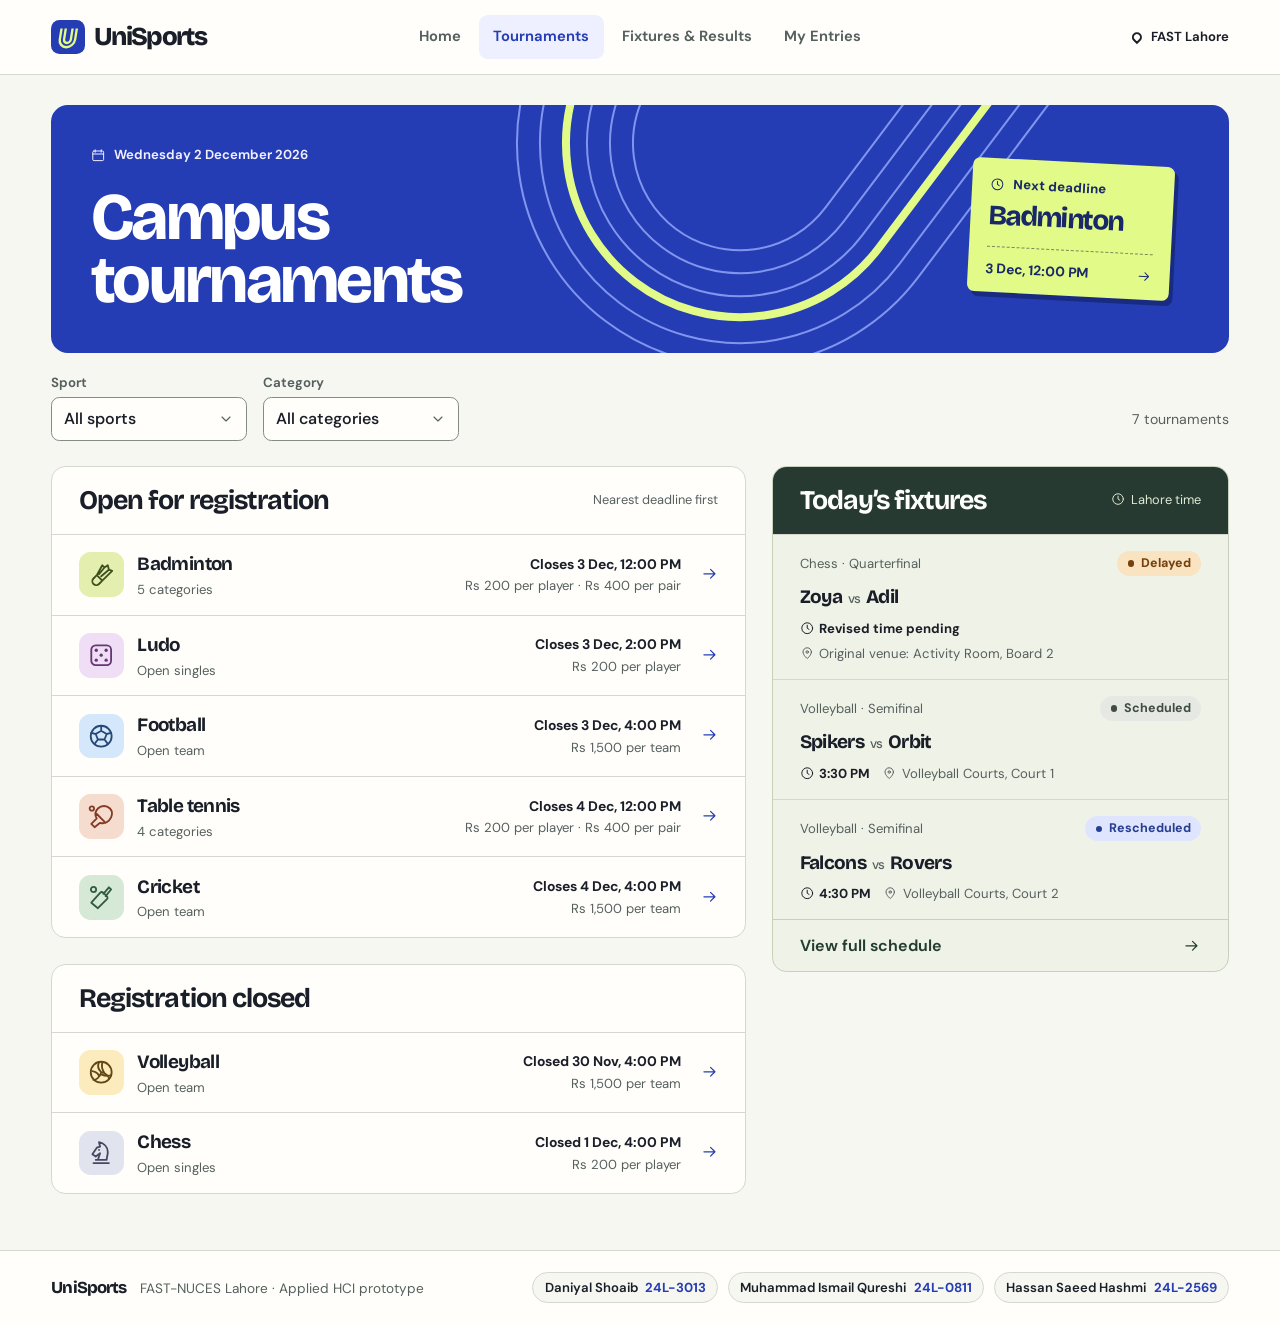
<file: index.html>
<!doctype html>
<html lang="en">
<head>
  <meta charset="utf-8">
  <meta name="viewport" content="width=device-width, initial-scale=1">
  <meta name="theme-color" content="#233bad">
  <title>UniSports · FAST Lahore</title>
  <link rel="icon" type="image/svg+xml" href="./assets/unisports.svg">
  <link rel="preload" href="./assets/fonts/bricolage-grotesque.ttf" as="font" type="font/ttf" crossorigin>
  <link rel="stylesheet" href="./styles.css?v=6">
  <script type="module" src="./app.js?v=6"></script>
</head>
<body>
  <a class="skip-link" href="#content">Skip to content</a>
  <header class="site-header">
    <div class="header-inner">
      <a class="brand" href="#/">
        <img src="./assets/unisports.svg" alt="" width="34" height="34">
        <strong>UniSports</strong>
      </a>
      <nav class="primary-nav" aria-label="Main navigation">
        <a href="./landing.html">Home</a>
        <a href="#/" aria-current="true">Tournaments</a>
        <a href="#/fixtures">Fixtures &amp; Results</a>
        <a href="#/entries">My Entries</a>
      </nav>
      <span class="campus"><i aria-hidden="true"></i> FAST Lahore</span>
    </div>
  </header>
  <main id="content" class="shell" tabindex="-1"></main>
  <footer class="site-footer">
    <div class="shell site-footer-inner">
      <div class="site-footer-brand">
        <strong>UniSports</strong>
        <span>FAST-NUCES Lahore · Applied HCI prototype</span>
      </div>
      <ul class="site-footer-team" aria-label="Project team">
        <li><span>Daniyal Shoaib</span><span class="roll">24L-3013</span></li>
        <li><span>Muhammad Ismail Qureshi</span><span class="roll">24L-0811</span></li>
        <li><span>Hassan Saeed Hashmi</span><span class="roll">24L-2569</span></li>
      </ul>
    </div>
  </footer>
  <noscript><p class="shell">Enable JavaScript to browse tournaments and fixtures.</p></noscript>
</body>
</html>
</file>
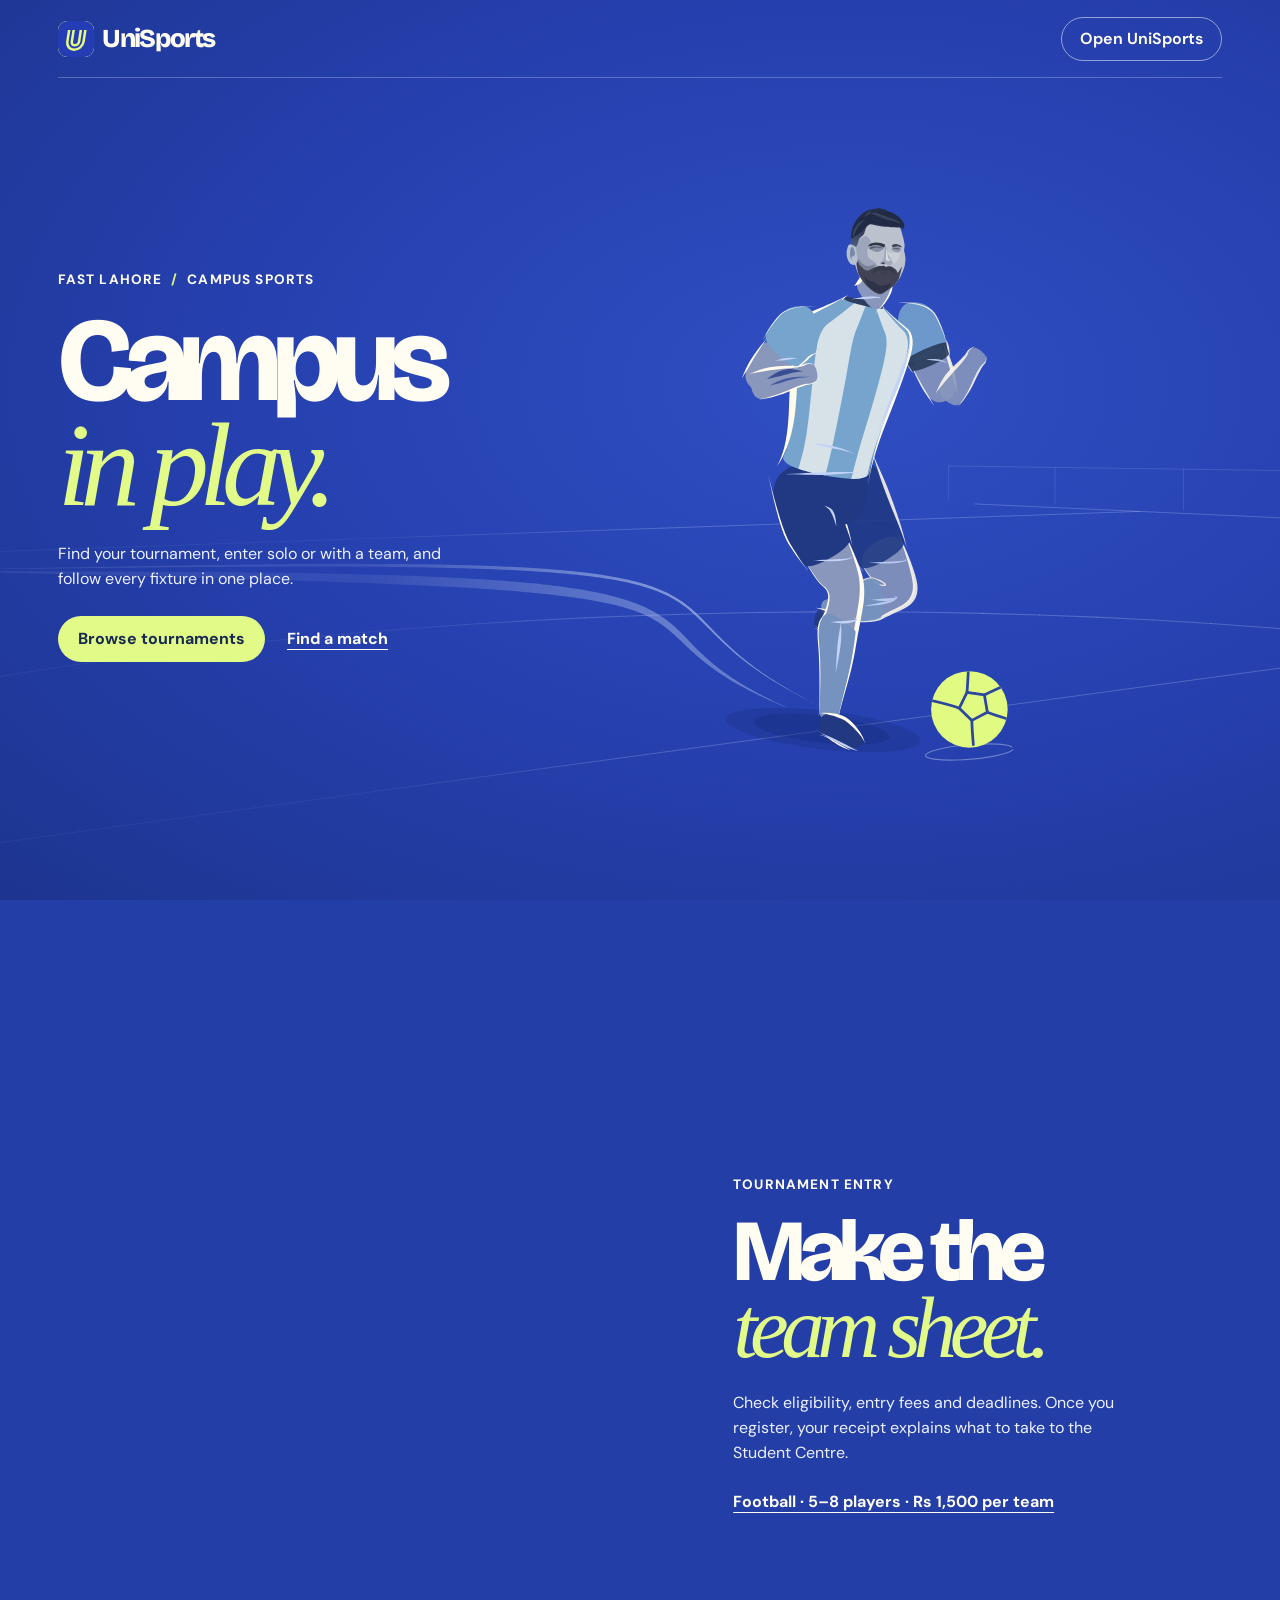
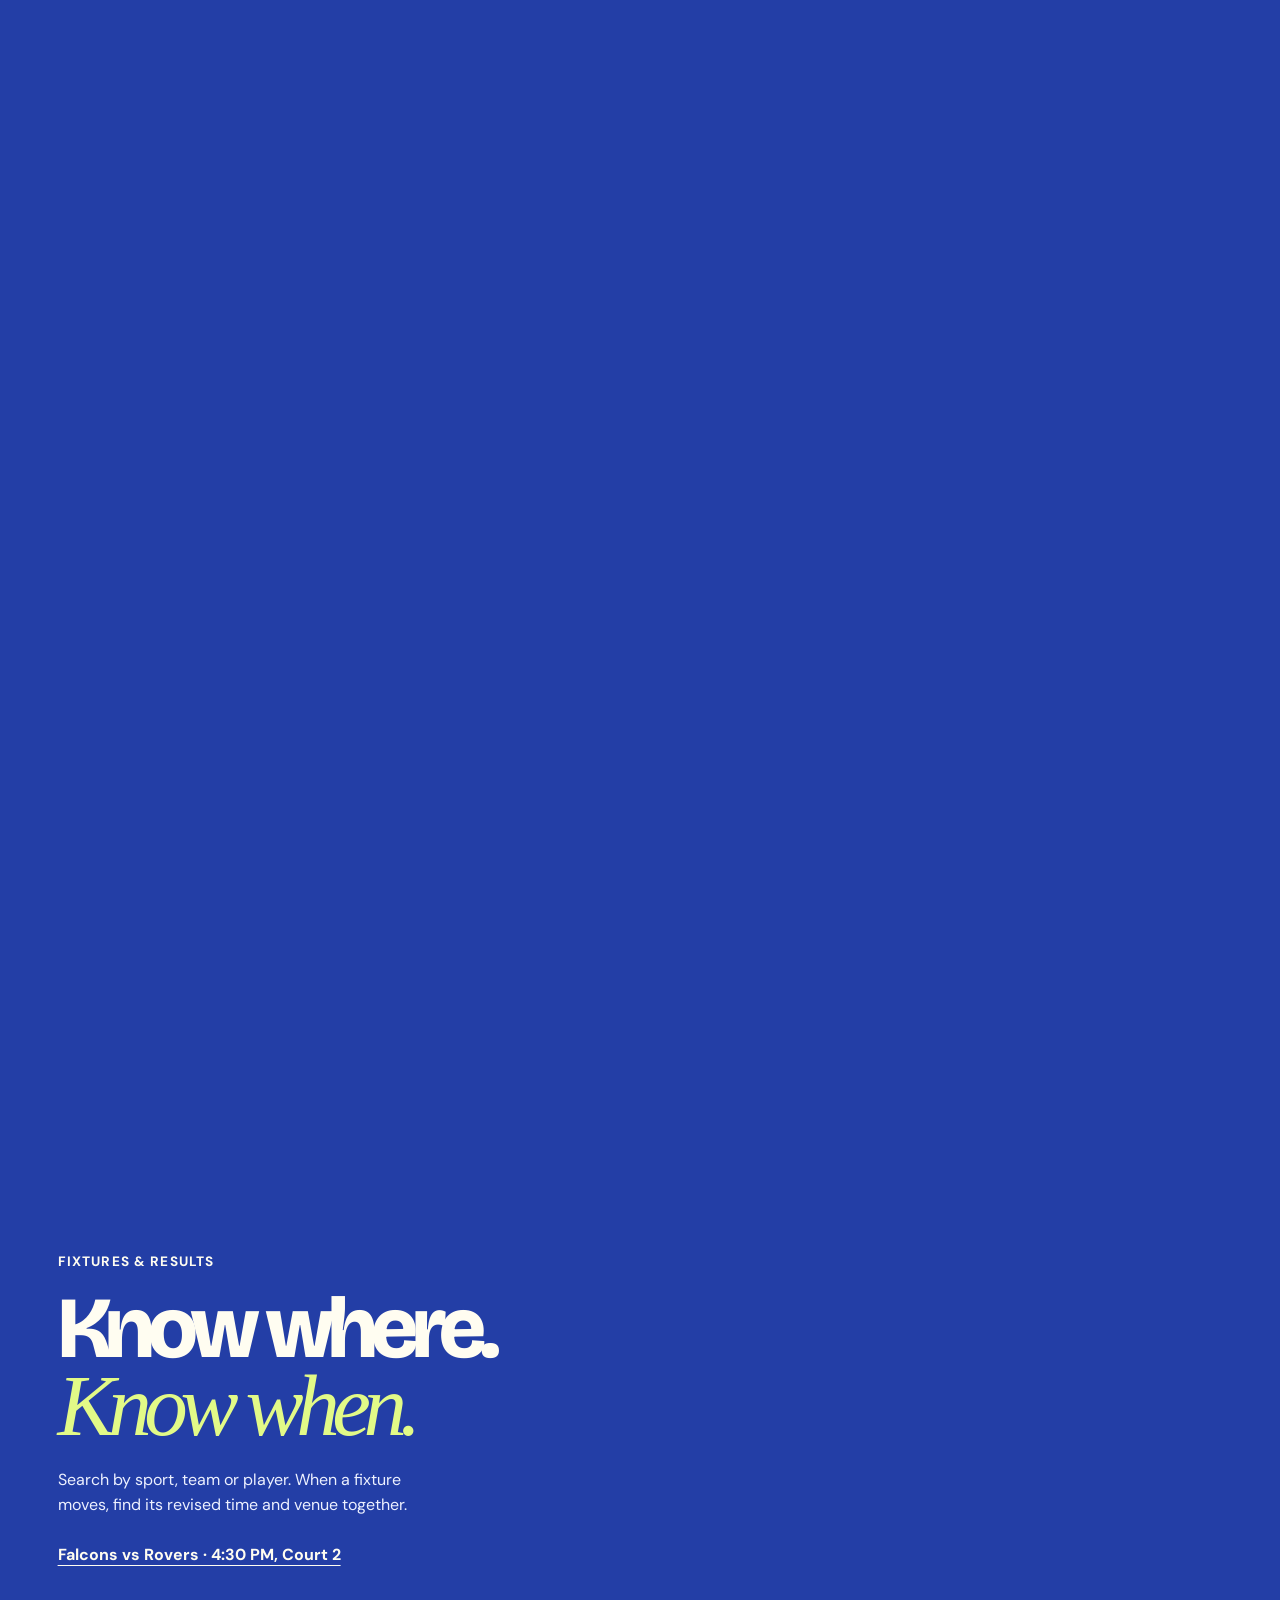
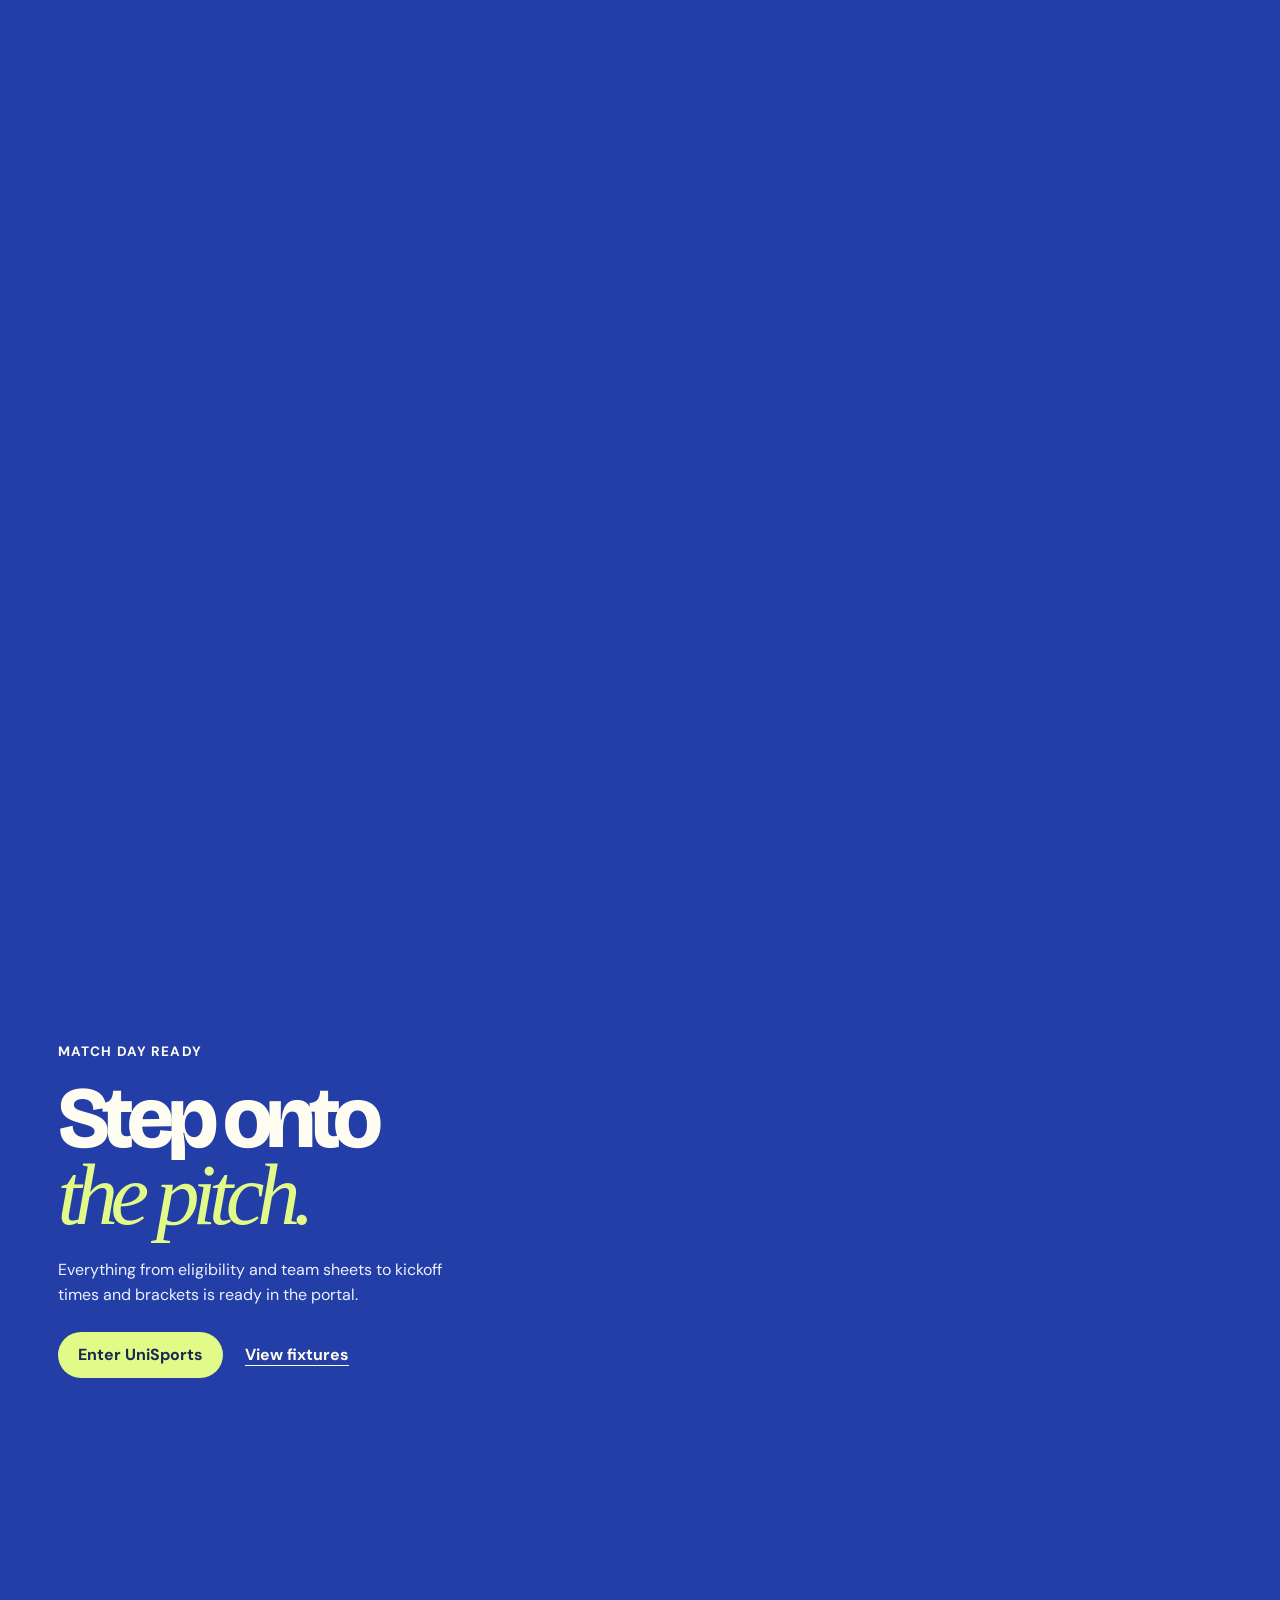
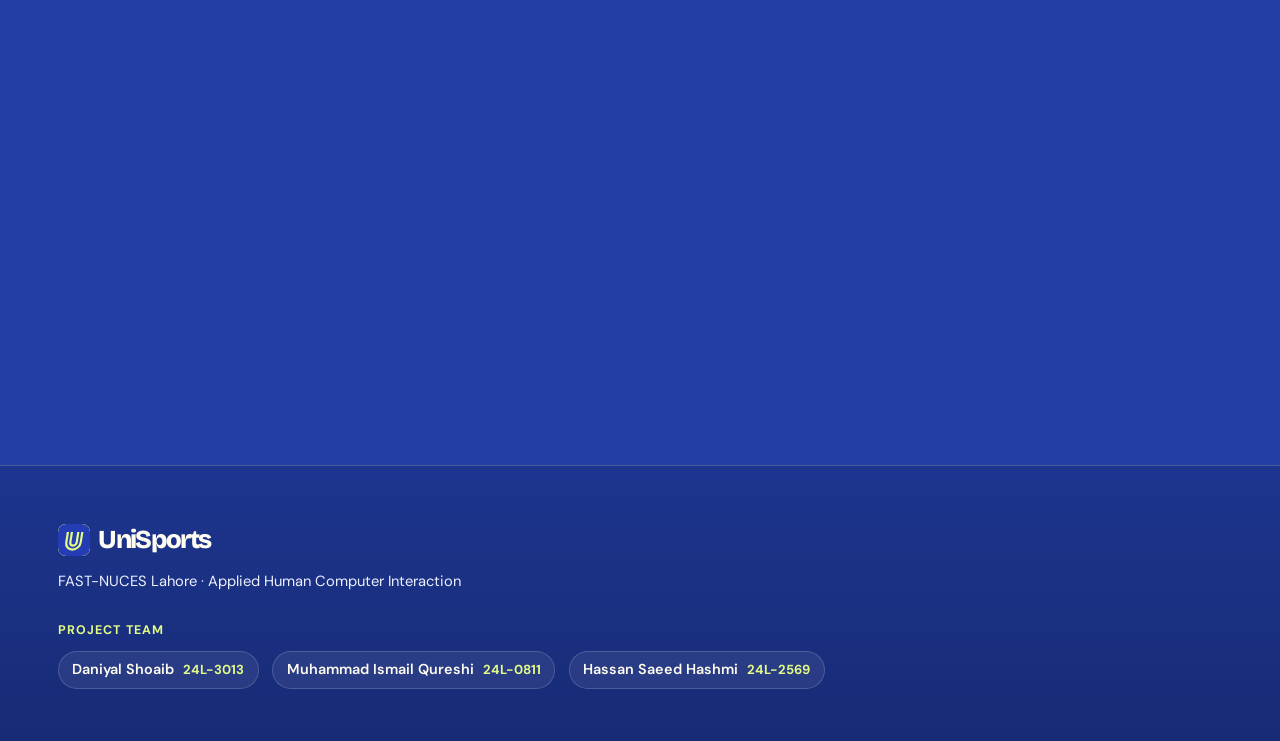
<file: landing.html>
<!doctype html>
<html lang="en">
<head>
  <meta charset="utf-8">
  <meta name="viewport" content="width=device-width, initial-scale=1">
  <meta name="theme-color" content="#233ea6">
  <meta name="description" content="Discover FAST Lahore tournaments, enter your sport and follow every fixture with UniSports.">
  <title>UniSports — Campus tournaments at FAST Lahore</title>
  <link rel="icon" href="./assets/unisports.svg">
  <link rel="preload" href="./assets/fonts/bricolage-grotesque.ttf" as="font" type="font/ttf" crossorigin>
  <link rel="stylesheet" href="./styles.css?v=3">
  <link rel="stylesheet" href="./landing.css?v=3">
  <script type="module" src="./landing.js?v=5"></script>
</head>
<body class="landing">
  <a class="skip-link" href="#main">Skip to content</a>
  <header class="landing-header">
    <div class="landing-wrap landing-nav">
      <a class="brand" href="./landing.html" aria-label="UniSports home"><img src="./assets/unisports.svg" alt="" width="36" height="36"><strong>UniSports</strong></a>
      <nav aria-label="Main navigation">
        <a class="nav-action" href="./index.html#/">Open UniSports</a>
      </nav>
    </div>
  </header>
  <main id="main" tabindex="-1">
    <div class="match-story" data-story>
      <div class="pitch-layer" aria-hidden="true">
        <canvas class="pitch" data-pitch></canvas>
      </div>
      <section class="story-chapter opening" aria-labelledby="landing-title">
        <div class="landing-wrap">
          <div class="chapter-text">
            <p class="landing-label">FAST Lahore <span>/</span> Campus sports</p>
            <h1 id="landing-title">Campus<br><em>in play.</em></h1>
            <p class="landing-lead">Find your tournament, enter solo or with a team, and follow every fixture in one place.</p>
            <div class="landing-actions">
              <a class="landing-button" href="./index.html#/">Browse tournaments</a>
              <a class="text-link" href="./index.html#/fixtures">Find a match</a>
            </div>
          </div>
        </div>
      </section>
      <section class="story-chapter chapter-entry" id="enter" aria-labelledby="enter-title">
        <div class="landing-wrap">
          <div class="chapter-text">
            <p class="landing-label">Tournament entry</p>
            <h2 id="enter-title">Make the<br><em>team sheet.</em></h2>
            <p class="landing-lead">Check eligibility, entry fees and deadlines. Once you register, your receipt explains what to take to the Student Centre.</p>
            <a class="text-link" href="./index.html#/tournaments/football">Football · 5–8 players · Rs 1,500 per team</a>
          </div>
        </div>
      </section>
      <section class="story-chapter chapter-follow" id="follow" aria-labelledby="follow-title">
        <div class="landing-wrap">
          <div class="chapter-text">
            <p class="landing-label">Fixtures &amp; results</p>
            <h2 id="follow-title">Know where.<br><em>Know when.</em></h2>
            <p class="landing-lead">Search by sport, team or player. When a fixture moves, find its revised time and venue together.</p>
            <a class="text-link" href="./index.html#/matches/volleyball-falcons-rovers">Falcons vs Rovers · 4:30 PM, Court 2</a>
          </div>
        </div>
      </section>
      <section class="story-chapter chapter-goal" id="goal" aria-labelledby="goal-title">
        <div class="landing-wrap">
          <div class="chapter-text">
            <p class="landing-label">Match day ready</p>
            <h2 id="goal-title">Step onto<br><em>the pitch.</em></h2>
            <p class="landing-lead">Everything from eligibility and team sheets to kickoff times and brackets is ready in the portal.</p>
            <div class="landing-actions">
              <a class="landing-button" href="./index.html#/">Enter UniSports</a>
              <a class="text-link" href="./index.html#/fixtures">View fixtures</a>
            </div>
          </div>
        </div>
      </section>
    </div>
  </main>
  <footer class="landing-footer" id="footer">
    <div class="landing-wrap footer-inner">
      <div class="footer-brand">
        <a class="brand" href="./landing.html" aria-label="UniSports home">
          <img src="./assets/unisports.svg" alt="" width="32" height="32">
          <strong>UniSports</strong>
        </a>
        <p>FAST-NUCES Lahore · Applied Human Computer Interaction</p>
      </div>
      <div class="footer-team" aria-label="Project team">
        <span class="footer-heading">Project team</span>
        <ul class="team-list">
          <li><span>Daniyal Shoaib</span><span class="roll">24L-3013</span></li>
          <li><span>Muhammad Ismail Qureshi</span><span class="roll">24L-0811</span></li>
          <li><span>Hassan Saeed Hashmi</span><span class="roll">24L-2569</span></li>
        </ul>
      </div>
    </div>
  </footer>
</body>
</html>
</file>
<file: styles.css>
@font-face {
  font-family: Bricolage;
  src: url("./assets/fonts/bricolage-grotesque.ttf") format("truetype");
  font-weight: 200 800;
  font-display: swap;
}
@font-face {
  font-family: "DM Sans";
  src: url("./assets/fonts/dm-sans.ttf") format("truetype");
  font-weight: 100 1000;
  font-display: swap;
}
:root {
  color-scheme: light;
  --paper: #f7f7f1;
  --surface: #fffefa;
  --ink: #191e28;
  --muted: #55605e;
  --line: #d4d8ce;
  --blue: #253db4;
  --navy: #192967;
  --lime: #e2fa87;
  --tint: #eeefff;
  --display: Bricolage, "Arial Black", sans-serif;
  --pad: clamp(1rem, 2.1vw, 1.7rem);
  font: 100%/1.48 "DM Sans", Arial, sans-serif;
  color: var(--ink);
  background: var(--paper);
}
*, *::before, *::after { box-sizing: border-box; }
[hidden] { display: none !important; }
body { margin: 0; min-height: 100vh; display: flex; flex-direction: column; }
h1, h2, h3, p, ul, ol, dl, dd { margin: 0; }
h1, h2, h3, .brand, .receipt-link, .row-title strong, .versus-line {
  font-family: var(--display); font-optical-sizing: auto;
}
h1 { font-size: clamp(2.35rem, 4.6vw, 4.3rem); line-height: 1.04; letter-spacing: -.035em; font-weight: 750; }
h2 { font-size: clamp(1.32rem, 2.1vw, 1.68rem); line-height: 1.12; letter-spacing: -.035em; }
h3 { font-size: 1.05rem; }
a { color: var(--blue); text-underline-offset: .2em; }
button, input, select { font: inherit; }
button { cursor: pointer; }
button:disabled { opacity: .55; cursor: default; }
:focus-visible { outline: 3px solid #af4105; outline-offset: 3px; }
h1:focus:not(:focus-visible), [tabindex="-1"]:focus:not(:focus-visible) { outline: none; }
time, .row-meta, .receipt-head > strong { font-variant-numeric: tabular-nums; }
.icon { flex: none; width: 1.1em; height: 1.1em; vertical-align: -.17em; }
.shell, .header-inner { width: min(100% - clamp(2rem, 8vw, 9rem), 77rem); margin-inline: auto; }
main.shell { flex: 1; padding-block: clamp(1rem, 2.3vw, 2rem) 3.5rem; min-width: 0; }
.skip-link { position: fixed; z-index: 5; top: .5rem; left: .75rem; padding: .65rem; background: white; transform: translateY(-160%); }
.skip-link:focus { transform: none; }
.site-header { border-bottom: 1px solid var(--line); background: var(--surface); }
.header-inner { display: grid; grid-template-columns: 1fr auto 1fr; align-items: center; gap: 1.5rem; min-height: 4.65rem; }
.brand { color: var(--ink); display: inline-flex; align-items: center; gap: .55rem; text-decoration: none; justify-self: start; min-height: 44px; }
.brand strong { font-size: 1.62rem; letter-spacing: -.065em; font-weight: 800; }
.primary-nav { display: flex; align-items: center; gap: .25rem; }
.primary-nav a, .schedule-views a {
  display: inline-flex; align-items: center; justify-content: center; min-height: 44px;
  padding: .55rem clamp(.6rem, 1.1vw, 1rem); color: var(--muted); font-size: .92rem; font-weight: 650;
  border-radius: .55rem; text-decoration: none; white-space: nowrap;
}
.primary-nav a[aria-current] { color: var(--blue); background: var(--tint); }
.primary-nav a:hover, .schedule-views a:hover { color: var(--blue); text-decoration: underline; }
.campus, .dateline, .ticket-label { display: inline-flex; align-items: center; gap: .55rem; font-size: .82rem; font-weight: 650; }
.campus { justify-self: end; }
.campus i { width: .65rem; height: .65rem; border: 2px solid var(--ink); border-radius: 50% 50% 50% 0; transform: rotate(-45deg); }
.site-footer { border-top: 1px solid var(--line); color: var(--muted); font-size: .85rem; background: var(--surface); }
.site-footer-inner { display: flex; flex-wrap: wrap; justify-content: space-between; align-items: center; gap: 1rem 2rem; padding-block: 1.35rem; }
.site-footer-brand { display: flex; flex-wrap: wrap; align-items: baseline; gap: .35rem .85rem; }
.site-footer strong { font: 750 1.05rem var(--display); letter-spacing: -.05em; color: var(--ink); }
.site-footer-team { list-style: none; padding: 0; margin: 0; display: flex; flex-wrap: wrap; gap: .45rem .65rem; }
.site-footer-team li {
  display: inline-flex; align-items: center; gap: .45rem;
  padding: .3rem .7rem; border-radius: 100px;
  background: var(--paper); border: 1px solid var(--line);
  color: var(--ink); font-size: .82rem; font-weight: 600;
}
.site-footer-team .roll { font-variant-numeric: tabular-nums; font-weight: 700; color: var(--blue); }

/* The printed programme keeps a live deadline in its tear-off corner. */
.programme { position: relative; isolation: isolate; overflow: hidden; color: white; background: var(--blue);
  border-radius: 1.05rem; padding: clamp(1.45rem, 3.1vw, 2.7rem); display: flex; align-items: center;
  justify-content: space-between; gap: 1rem; min-height: 15.5rem; }
.programme-title, .deadline-ticket { position: relative; z-index: 1; }
.programme .dateline { color: #f2f1ff; }
.programme h1 { font-size: clamp(3.1rem, 5.2vw, 4.9rem); line-height: .95; letter-spacing: -.04em; margin-top: 1.1rem; }
.programme h1 span { display: block; }
.lanes { position: absolute; pointer-events: none; left: 46%; top: -26rem; width: 28rem; height: 44rem; transform: rotate(37deg); }
.lanes i { position: absolute; inset: var(--in); border: 2px solid #8096ee; border-radius: 14rem; }
.lanes i:nth-child(1) { --in: 0; }
.lanes i:nth-child(2) { --in: 1.45rem; }
.lanes i:nth-child(3) { --in: 2.9rem; border-width: .55rem; border-color: var(--lime); }
.lanes i:nth-child(4) { --in: 4.35rem; }
.lanes i:nth-child(5) { --in: 5.8rem; }
.lanes i:nth-child(6) { --in: 7.25rem; }
.deadline-ticket { display: grid; min-width: 12.6rem; padding: 1rem 1.1rem .8rem; margin-right: 1.1rem;
  background: var(--lime); color: var(--navy); text-decoration: none; border-radius: .45rem;
  transform: rotate(3deg); box-shadow: 4px 5px 0 #192b80; }
.deadline-ticket:hover .ticket-stub, .panel-foot:hover { text-decoration: underline; }
.deadline-ticket:focus-visible { outline-color: white; }
.ticket-label { font-weight: 750; }
.deadline-ticket > strong { font: 750 1.75rem/1.2 var(--display); letter-spacing: -.055em; margin-block: .35rem .85rem; }
.ticket-stub { display: flex; justify-content: space-between; gap: 1rem; align-items: center; font-size: .86rem; font-weight: 700;
  padding-top: .7rem; border-top: 1px dashed #768b55; }
.page-heading { display: flex; flex-wrap: wrap; justify-content: space-between; align-items: center; gap: .6rem 1.5rem; padding-block: .65rem 1.55rem; }
.page-heading > span:not(.status), .dateline { color: var(--muted); }
.event-name { display: flex; align-items: center; gap: 1rem; }
.event-name .sport-mark { width: 3.8rem; height: 3.8rem; font-size: 1.95rem; }
.filters { display: flex; flex-wrap: wrap; gap: .65rem 1rem; align-items: end; margin: 1.25rem 0 1.55rem; }
.filters label, .share label, .entry-field { display: grid; gap: .3rem; min-width: 0; }
.filters label, .share label, .entry-field label { color: var(--muted); font-size: .83rem; font-weight: 650; }
input, select { min-height: 44px; max-width: 100%; min-width: 0; color: var(--ink); background-color: var(--surface);
  border: 1px solid #858d83; border-radius: .52rem; padding: .48rem .72rem; font-size: 1rem; }
.filters select { width: 11rem; cursor: pointer; }
.select-control { position: relative; width: 12.25rem; max-width: 100%; }
.select-native { position: absolute; inset: 0; opacity: 0; pointer-events: none; width: 1px; height: 1px; margin: 0; padding: 0; border: 0; }
.select-trigger {
  width: 100%; min-height: 44px; display: flex; align-items: center; justify-content: space-between; gap: .6rem;
  color: var(--ink); background: var(--surface); border: 1px solid #858d83; border-radius: .52rem;
  padding: .48rem .75rem; font-size: 1rem; font-weight: 550; text-align: left;
  transition: border-color .15s ease, background-color .15s ease, box-shadow .15s ease;
}
.select-trigger:hover { border-color: var(--blue); }
.select-trigger[data-filtered="true"] { border-color: var(--blue); background: var(--tint); color: var(--blue); font-weight: 650; }
.select-trigger[aria-expanded="true"] { border-color: var(--blue); box-shadow: 0 0 0 3px #253db41f; }
.select-value { overflow: hidden; text-overflow: ellipsis; white-space: nowrap; }
.select-trigger .icon { width: 1rem; height: 1rem; color: var(--muted); transition: transform .18s ease, color .15s ease; }
.select-trigger[data-filtered="true"] .icon, .select-trigger[aria-expanded="true"] .icon { color: var(--blue); }
.select-trigger[aria-expanded="true"] .icon { transform: rotate(180deg); }
.select-menu {
  position: absolute; top: calc(100% + .38rem); left: 0; z-index: 20;
  min-width: 100%; width: max(100%, 12.5rem); max-width: min(18rem, calc(100vw - 2rem));
  max-height: 22rem; overflow-y: auto; list-style: none; margin: 0; padding: .35rem;
  background: var(--surface); border: 1px solid #c6cde2; border-radius: .78rem;
  box-shadow: 0 14px 32px -8px #1929672e, 0 2px 8px #191e2814;
}
.select-option {
  display: flex; align-items: center; justify-content: space-between; gap: .75rem;
  min-height: 40px; padding: .48rem .72rem; border-radius: .5rem;
  color: var(--ink); font-size: .95rem; font-weight: 500; cursor: pointer;
}
.select-option .icon { width: 1rem; height: 1rem; opacity: 0; color: var(--blue); flex: none; }
.select-option[data-active="true"] { background: #f1f3fb; color: var(--blue); }
.select-option[aria-selected="true"] { background: var(--tint); color: var(--blue); font-weight: 700; }
.select-option[aria-selected="true"] .icon { opacity: 1; }
#filter-summary { margin-left: auto; display: flex; align-items: center; min-height: 44px; color: var(--muted); font-size: .88rem; }
.text-button, .back-link, .panel-foot, .primary-action, .receipt-link, .review-row a { min-height: 44px; display: inline-flex; align-items: center; gap: .5rem; font-weight: 650; }
.text-button { background: transparent; border: none; padding: .4rem .25rem; color: var(--blue); text-decoration: underline; text-underline-offset: .2em; }
.back-link { font-size: .93rem; }
main > .back-link { text-decoration: none; }
main > .back-link::before { content: "←" / ""; }
main > .back-link:hover { text-decoration: underline; }
.primary-action { background: var(--blue); border: 1px solid var(--blue); color: white; padding: .7rem 1.15rem; border-radius: .55rem; text-decoration: none; }
.primary-action:hover { background: var(--navy); }
.board, .detail-grid, .entry-layout, .match-list { display: grid; align-items: start; gap: clamp(1rem, 2vw, 1.6rem); }
.panel { min-width: 0; background: var(--surface); border: 1px solid var(--line); border-radius: .9rem; }
.panel-heading, .panel-message, .entry-actions, .roster-controls, .team-field, .review-row, .share { padding: 1rem var(--pad); }
.panel-heading { padding-block: 1.15rem; border-bottom: 1px solid var(--line); }
.panel-heading p { color: var(--muted); font-size: .9rem; margin-top: .25rem; }
.panel-message { line-height: 1.6; overflow-wrap: anywhere; }
.board-list { list-style: none; padding: 0; }
.board-list > li + li { border-top: 1px solid var(--line); }
.directory .panel-heading, .fixture-board .panel-heading, .day-group .panel-heading {
  display: flex; flex-wrap: wrap; align-items: center; justify-content: space-between; gap: .4rem .7rem;
}
.directory .panel-heading p, .fixture-board .panel-heading p { margin: 0; font-size: .8rem; }
.tournament-row { display: flex; align-items: center; gap: .85rem; padding: .95rem var(--pad); color: var(--ink); text-decoration: none; }
.tournament-row:hover, .match-link:hover, .tournament-row:focus-visible, .match-link:focus-visible { background: #f1f3eb; }
.board-list li:last-child > a:only-child { border-radius: 0 0 .9rem .9rem; }
.tournament-row:focus-visible, .match-link:focus-visible { outline-offset: -3px; }
.sport-mark { display: inline-grid; flex: none; place-items: center; width: 2.8rem; height: 2.8rem; border-radius: .73rem; font-size: 1.5rem;
  color: #233362; background: #e5e7f8; }
.mark-badminton { background: #e3eeaf; color: #3e501c; }
.mark-ludo { background: #efdef5; color: #673774; }
.mark-football { background: #d5e7fb; color: #244976; }
.mark-table-tennis { background: #f5dcce; color: #823c26; }
.mark-cricket { background: #d5e9d6; color: #315b3e; }
.mark-volleyball { background: #fbebbd; color: #614814; }
.mark-chess { background: #e1e4ee; color: #444961; }
.row-title, .row-meta { display: grid; gap: .12rem; }
.row-title strong { font-size: 1.18rem; letter-spacing: -.035em; }
.row-title > span, .row-meta > span { font-size: .82rem; color: var(--muted); }
.row-meta { margin-left: auto; text-align: right; }
.row-meta time { font-size: .87rem; font-weight: 700; }
.row-arrow { margin-left: .35rem; color: var(--blue); }
.fixture-board { background: #eff2e6; border-color: #c7d0bb; }
.fixture-board .panel-heading { background: #273a31; color: white; border-radius: .85rem .85rem 0 0; }
.fixture-board .panel-heading p { color: #e1ebd6; }
.fixture-board .panel-heading .icon { margin-right: .15rem; }
.fixture-board .fixture-row:hover { background: #e6ebdc; }
.fixture-row { display: grid; gap: .45rem; padding: 1rem var(--pad); color: var(--ink); text-decoration: none; }
.fixture-line { display: flex; align-items: center; flex-wrap: wrap; justify-content: space-between; gap: .35rem .75rem; color: var(--muted); font-size: .82rem; }
.versus-line { font-weight: 725; font-size: 1.19rem; letter-spacing: -.035em; overflow-wrap: anywhere; }
.versus-line > span { color: var(--muted); font: 500 .83rem "DM Sans", sans-serif; padding-inline: .15rem; }
.fixture-time { justify-content: start; }
.fixture-time > span { display: inline-flex; align-items: center; gap: .32rem; }
.match-time { font-weight: 700; color: var(--ink); }
.status { display: inline-flex; align-items: center; gap: .42rem; padding: .26rem .63rem; border-radius: 2rem;
  font-size: .78rem; font-weight: 750; line-height: 1.35; background: #e6e9e3; color: #414c46; }
.status::before { content: ""; width: .41rem; height: .41rem; flex: none; border-radius: 50%; background: currentColor; }
.status.open, .status.completed { background: #dcecd7; color: #2c542d; }
.status.rescheduled { background: #dfe5ff; color: #273f91; }
.status.delayed { background: #f9e3c1; color: #75410c; }
.panel-foot { display: flex; justify-content: space-between; border-top: 1px solid #c7d0bb; padding: .85rem var(--pad); color: #253d30; text-decoration: none; }
.schedule-title em { color: var(--blue); font-style: normal; }
.schedule-views { display: inline-flex; padding: .22rem; gap: .2rem; background: #e7e9e0; border-radius: .7rem; }
.schedule-views a[aria-current] { background: var(--surface); color: var(--ink); box-shadow: 0 1px 4px #19201a21; }
.schedule-filters { border-bottom: 1px solid var(--line); padding-bottom: 1rem; }
.day-group .panel-heading { background: #e9eddf; border-radius: .9rem .9rem 0 0; }
.day-group .panel-heading h2 { font-size: 1.26rem; }
.outcome { color: #2c542d; font-weight: 700; }
.category-list a { justify-content: space-between; gap: .65rem; }
.category-list a > span { font-size: .85rem; color: var(--muted); }
.category-list a[aria-current] { color: var(--blue); background: var(--tint); box-shadow: inset 4px 0 var(--blue); }
.category-details .panel-heading, .summary-heading { background: #edefe4; border-radius: .9rem .9rem 0 0; }
.detail-list { padding-inline: var(--pad); }
.detail-list > div { padding-block: .85rem; }
.detail-list > div + div, .share, .entry-actions { border-top: 1px solid var(--line); }
.detail-list dt, .review-row small { color: var(--muted); font-size: .86rem; font-weight: 600; }
.detail-list dd, .receipt-link, .entry-card-head p, .page-heading h1, .panel-heading h2 { overflow-wrap: anywhere; }
.share { padding-block: .45rem; }
.share input { width: 100%; }
.share label { margin-block: .5rem; }
.share p:not(:empty) { margin-bottom: .5rem; }
.bracket { margin-top: 1.5rem; }
.rounds { display: grid; grid-template-columns: repeat(auto-fit, minmax(min(100%, 17rem), 1fr)); }
.round { min-width: 0; border: 1px solid var(--line); margin: -1px 0 0 -1px; }
.round h3 { padding: .55rem var(--pad); color: #3e4c3e; background: #eaeee1; font-weight: 650; }
.scoreboard { color: var(--surface); background: var(--navy); border-radius: 1rem; padding: var(--pad); }
.scoreboard-top, .scoreboard-top > span:first-child { display: flex; align-items: center; gap: .7rem; }
.scoreboard-top { justify-content: space-between; flex-wrap: wrap; font-size: .92rem; }
.scoreboard h1 { display: flex; flex-wrap: wrap; align-items: baseline; gap: .45em; padding-block: clamp(1.2rem, 3vw, 2.5rem); font-size: clamp(2.15rem, 4.2vw, 3.9rem); }
.scoreboard h1 span { overflow-wrap: anywhere; }
.scoreboard h1 small { font: 600 1.15rem var(--display); color: var(--lime); }
.scoreboard-foot { border-top: 1px solid #626f9f; padding-top: .7rem; }
.match-facts { margin-top: 1.2rem; }
.superseded { color: var(--muted); }
.entry-progress { display: flex; list-style: none; padding: 0; gap: .4rem; margin: 0 0 1.4rem; }
.entry-progress li { flex: 1; max-width: 12rem; font-size: .9rem; color: var(--muted); border-top: 3px solid var(--line); padding-top: .4rem; }
.entry-progress [aria-current] { color: var(--blue); font-weight: 750; border-color: var(--blue); }
.summary-heading { display: flex; align-items: center; gap: .8rem; }
.entry-actions, .roster-controls { display: flex; flex-wrap: wrap; align-items: center; gap: .5rem 1rem; }
.entry-field input { width: 100%; }
.player-fields { min-width: 0; display: grid; align-items: start; gap: .7rem 1rem; margin: 1.15rem var(--pad); padding: .55rem 0 .3rem; border: 0; border-top: 1px solid var(--line); }
.player-fields legend { padding: 0 .6rem 0 0; font: 700 1.1rem var(--display); }
.player-fields button { justify-self: start; }
.field-error { color: #952d21; font-size: .87rem; }
.field-error:empty { display: none; }
.entry-field [aria-invalid] { border: 2px solid #952d21; }
.entry-feedback:not(:empty) { padding: .5rem var(--pad); }
.review-row { display: flex; justify-content: space-between; align-items: center; gap: 1rem; border-top: 1px solid var(--line); }
.review-row div { display: grid; overflow-wrap: anywhere; }
.review-row a { flex-shrink: 0; }
dialog { max-width: min(28rem, 90vw); background: var(--surface); color: var(--ink); border: 1px solid var(--line); border-radius: 1rem; padding: 1.5rem; }
dialog p { margin-block: .75rem 1.2rem; }
dialog .entry-actions { padding: 1rem 0 0; }
dialog::backdrop { background: #161d32a8; }
.local-note { color: var(--muted); margin-bottom: 1.2rem; }
.local-note .icon { margin-right: .25rem; }
.entries-list { display: grid; grid-template-columns: repeat(auto-fit, minmax(min(100%, 23rem), 1fr)); align-items: start; gap: 1rem; }
.entry-card-head { display: flex; align-items: center; flex-wrap: wrap; gap: .6rem .8rem; padding: var(--pad); }
.entry-card-head > div { flex: 1 1 10rem; min-width: 0; }
.receipt-link { font-weight: 700; font-size: 1.15rem; line-height: 1.16; }
.entry-match { border-top: 1px dashed #a5ad9e; padding: .9rem var(--pad); }
.entry-match h3 { margin-bottom: .25rem; }
.receipt-head { background: var(--lime); color: #26382a; padding: var(--pad); border-bottom: 1px dashed #6d7957; border-radius: .85rem .85rem 0 0; }
.receipt-head > strong { display: block; font: 750 clamp(1.7rem, 3.5vw, 2.9rem)/1.18 var(--display); letter-spacing: -.04em; overflow-wrap: anywhere; margin-block: .6rem .25rem; }
.receipt-head h2 { font: 650 1rem/1.5 "DM Sans", sans-serif; letter-spacing: 0; }
.receipt .panel-heading:last-child { border: 0; }

.event-terms { display: grid; grid-template-columns: repeat(auto-fit, minmax(min(100%, 13rem), 1fr)); gap: 1rem; padding: 1rem var(--pad); border-bottom: 1px solid var(--line); }
.event-terms dt { display: flex; align-items: center; gap: .4rem; color: var(--muted); font-size: .83rem; font-weight: 650; }
.event-terms dd { margin-top: .3rem; }
.event-terms strong, .event-terms time { font: 700 1.24rem var(--display); }
.event-terms small { display: inline-block; color: var(--muted); }
.review-fee { padding: .9rem var(--pad); background: #eff2e6; }
.linked-match > div { display: flex; align-items: center; flex-wrap: wrap; gap: .4rem .7rem; }
.linked-match p { font-size: .9rem; margin: .2rem 0; }
.match-facts .detail-list { display: grid; grid-template-columns: repeat(auto-fit, minmax(min(100%, 18rem), 1fr)); gap: 0 1rem; }
.match-facts .detail-list > div { display: block; }
.match-facts .detail-list dd { margin-top: .25rem; }
.match-facts .detail-list .current-fact { border-top: 0; }
.match-facts .current-fact dd { font: 700 clamp(1.09rem, 1.8vw, 1.42rem) var(--display); }
.match-facts .detail-list > :is(.superseded, .result-fact), .match-facts .superseded + div { grid-column: 1 / -1; }

@media (min-width: 48rem) {
  .board { grid-template-columns: minmax(0, 1.52fr) minmax(0, 1fr); }
  .board > .fixture-board { grid-column: 2; grid-row: 1 / span 2; }
  .board > .fixture-board:first-child { grid-column: 1; }
  .event-layout { grid-template-columns: minmax(0, 1fr) minmax(0, 1.85fr); }
  .receipt-layout, .entry-layout { grid-template-columns: minmax(0, 1.55fr) minmax(0, 1fr); }
  .detail-list > div { display: grid; grid-template-columns: minmax(6rem, 30%) 1fr; gap: 1rem; }
  .entry-summary .detail-list > div { display: block; }
  .entry-summary dd { margin-top: .15rem; }
  .day-group .fixture-row { grid-template-columns: minmax(0, 1fr) minmax(0, 1.05fr) minmax(0, 1.15fr); align-items: center; column-gap: 1.2rem; }
  .day-group .fixture-line:first-child { justify-content: start; }
  .day-group .outcome { grid-column: 2 / -1; }
}
@media (min-width: 39rem) {
  .player-fields { grid-template-columns: repeat(2, minmax(0, 1fr)); }
}
@media (max-width: 47.99rem) {
  .header-inner { grid-template-columns: 1fr auto; gap: 0; padding-block: .55rem .4rem; }
  .campus { grid-column: 2; grid-row: 1; }
  .primary-nav { grid-column: 1 / -1; justify-content: space-between; margin-top: .3rem; }
  .primary-nav a { flex: 1 1 auto; min-width: 0; padding-inline: .25rem; text-align: center; white-space: normal; line-height: 1.15; }
  .programme { min-height: 13rem; }
  .lanes { left: 51%; }
  .deadline-ticket { margin-right: 0; min-width: 10rem; }
  .detail-list dd { margin-top: .15rem; }
  .entry-summary { border-left: 4px solid #afc877; }
}
@media (max-width: 38.99rem) {
  .programme { display: block; padding: 1.15rem; min-height: 0; }
  .programme h1 { font-size: clamp(2.25rem, 9.5vw, 3.15rem); margin: .65rem 0 1rem; }
  .programme .dateline { font-size: .78rem; }
  .lanes { left: 72%; transform: rotate(32deg) scale(.75); transform-origin: 0 90%; }
  .deadline-ticket { display: flex; flex-wrap: wrap; align-items: center; gap: .2rem .55rem; width: fit-content; min-height: 44px; min-width: 0;
    padding: .45rem .7rem; transform: none; box-shadow: none; }
  .deadline-ticket .ticket-label { font-size: .74rem; }
  .deadline-ticket .ticket-label .icon { display: none; }
  .deadline-ticket > strong { font: 750 .86rem "DM Sans", sans-serif; letter-spacing: 0; margin: 0; }
  .ticket-stub { border: none; font-size: .77rem; gap: .25rem; padding: 0; }
  .filters { display: grid; grid-template-columns: repeat(2, minmax(0, 1fr)); gap: .5rem .7rem; margin-block: 1rem; }
  .filters select, .filters input, .filters .select-control { width: 100%; }
  .schedule-filters label:nth-child(2) { grid-column: 1 / -1; grid-row: 2; }
  #filter-summary { min-height: 0; margin-left: 0; }
  .filters .text-button { justify-self: start; }
  .tournament-row { display: grid; grid-template-columns: auto minmax(0, 1fr) auto; gap: .25rem .7rem; }
  .directory .sport-mark { grid-row: span 2; }
  .row-meta { grid-column: 2; text-align: left; margin: 0; }
  .row-arrow { grid-column: 3; grid-row: 1 / span 2; }
  .category-list a { display: flex; }
  .receipt-layout, .entry-layout { gap: 1rem; }
  .site-footer .shell { flex-wrap: wrap; }
  .primary-nav a { font-size: .83rem; }
}
@media (forced-colors: active) {
  [aria-current] { outline: 2px solid Highlight; outline-offset: -2px; }
  .primary-action { border: 2px solid ButtonText; }
}
</file>
<file: landing.css>
.landing {
  --night: #233ea6;
  --chalk: #fffdf1;
  --soft: #edf1ff;
  --accent: #e2fa87;
  color: var(--chalk);
  background: #1b3186;
}
.landing-wrap { width: min(100% - clamp(2.25rem, 9vw, 12rem), 92rem); margin-inline: auto; }
.landing-header { position: absolute; inset: 0 0 auto; z-index: 3; }
.landing-nav, .landing-nav nav, .landing-actions {
  display: flex; align-items: center; gap: clamp(1rem, 2.4vw, 2.6rem);
}
.landing-nav { justify-content: space-between; min-height: 4.9rem; border-bottom: 1px solid #ffffff42; }
.landing .brand, .landing-nav a, .story-chapter a { color: var(--chalk); }
.landing .brand img { border-radius: 25%; background: var(--accent); }
.landing-nav nav a { font-weight: 650; display: inline-flex; align-items: center; min-height: 44px; text-decoration: none; }
.nav-action { border: 1px solid #ffffff82; padding: .5rem 1.15rem; border-radius: 100px; }
.nav-action:hover { background: #ffffff19; }
.match-story {
  position: relative; isolation: isolate; overflow: clip; background: var(--night);
}
.pitch-layer {
  position: sticky; top: 0; height: 100vh; height: 100svh; margin-bottom: -100vh; margin-bottom: -100svh;
  z-index: -1; pointer-events: none; overflow: hidden;
  background: radial-gradient(ellipse at 66% 43%, #304fc3, #253fad 54%, #1d358f 100%);
}
.pitch { width: 100%; height: 100%; display: block; }
.story-chapter { position: relative; display: flex; align-items: center; min-height: 140svh; padding-block: 6rem; }
.opening { min-height: 100svh; padding-block: 7rem 5rem; }
.live-pitch .chapter-entry { min-height: 185svh; }
.live-pitch .chapter-follow { min-height: 155svh; }
.live-pitch .chapter-goal { min-height: 145svh; }
@media (min-width: 44.01rem) {
  .live-pitch .story-chapter:not(.opening) {
    display: block;
    padding-block: 0;
  }
  .live-pitch .story-chapter:not(.opening) > .landing-wrap {
    position: sticky;
    top: 0;
    min-height: 100svh;
    display: flex;
    align-items: center;
    padding-block: 5rem;
  }
}
.chapter-text { width: min(42%, 35rem); }
.chapter-entry .chapter-text { margin-left: auto; }
.landing-label { font-size: .85rem; letter-spacing: .085em; font-weight: 700; text-transform: uppercase; }
.landing-label span { color: var(--accent); padding-inline: .35em; }
.landing h1, .story-chapter h2 { font-family: var(--display); font-weight: 760; letter-spacing: -.073em; line-height: .88; margin-block: 1.15rem 1.45rem; }
.landing h1 { font-size: clamp(4.5rem, 9.3vw, 10.5rem); }
.story-chapter h2 { font-size: clamp(3.1rem, 6.8vw, 7.15rem); }
.story-chapter em { font-family: Georgia, "Times New Roman", serif; font-weight: 400; font-style: italic; color: var(--accent); letter-spacing: -.085em; }
.landing-lead { font-size: clamp(1rem, 1.2vw, 1.16rem); line-height: 1.55; max-width: 35ch; color: var(--soft); }
.landing-actions { flex-wrap: wrap; gap: .6rem 1.4rem; margin-top: 1.5rem; }
.landing-button, .text-link { display: inline-flex; align-items: center; min-height: 46px; font-weight: 700; }
.landing .landing-button { background: var(--accent); border-radius: 100px; padding: .7rem 1.25rem; color: #172951; text-decoration: none; }
.landing .landing-button:hover { background: #eeffad; }
.text-link { text-decoration-thickness: 1px; text-underline-offset: .32em; }
.chapter-text > .text-link { margin-top: .85rem; }
.text-link:hover { text-decoration-thickness: 2px; }
.landing :focus-visible { outline-color: var(--accent); }
.landing-footer {
  position: relative; z-index: 2;
  background: linear-gradient(180deg, #1d358f 0%, #172b75 100%);
  border-top: 1px solid #ffffff38;
  padding-block: clamp(2rem, 4.5vw, 3.25rem);
}
.footer-inner {
  display: flex; flex-wrap: wrap; align-items: flex-start; justify-content: space-between;
  gap: 1.75rem 3rem;
}
.footer-brand { display: grid; gap: .55rem; }
.footer-brand p { color: var(--soft); font-size: .92rem; }
.footer-team { display: grid; gap: .75rem; }
.footer-heading {
  font-size: .78rem; font-weight: 700; letter-spacing: .09em; text-transform: uppercase;
  color: var(--accent);
}
.team-list {
  list-style: none; padding: 0; margin: 0;
  display: flex; flex-wrap: wrap; gap: .65rem .85rem;
}
.team-list li {
  display: inline-flex; align-items: center; gap: .55rem;
  padding: .45rem .85rem; border-radius: 100px;
  background: #ffffff12; border: 1px solid #ffffff2b;
  color: var(--chalk); font-size: .9rem; font-weight: 600;
}
.team-list .roll {
  font-variant-numeric: tabular-nums;
  font-size: .82rem; font-weight: 700; color: var(--accent);
}
@media (max-width: 44rem) {
  .landing-nav { min-height: 4rem; }
  .nav-action { padding-inline: .85rem; }
  .story-chapter { align-items: flex-start; min-height: 120svh; padding-block: 5.5rem; }
  .live-pitch .chapter-entry { min-height: 170svh; }
  .live-pitch .chapter-follow { min-height: 155svh; }
  .live-pitch .chapter-goal { min-height: max(135svh, 54rem); }
  .opening { min-height: max(100svh, 42rem); }
  .chapter-text { width: min(100%, 27rem); }
  .chapter-entry .chapter-text { margin-left: 0; }
  .landing h1 { font-size: clamp(3.7rem, 14vw, 5.5rem); }
  .story-chapter h2 { font-size: clamp(3rem, 10vw, 4.1rem); }
  .landing h1, .story-chapter h2 { margin-block: .6rem .85rem; }
  .landing-lead { max-width: 34ch; }
  .landing-actions { margin-top: .8rem; }
}
@media (max-width: 44rem) and (min-height: 44rem) {
  .live-pitch :is(.chapter-entry, .chapter-follow, .chapter-goal) > .landing-wrap {
    position: sticky;
    top: 1.5rem;
  }
}
@media (max-height: 35rem) and (min-width: 44.01rem) {
  .opening { padding-block: 5rem 3.5rem; }
  .landing h1 { font-size: clamp(3rem, 12vh, 5rem); }
}

/* Each still comes from the live drawing at the corresponding point in play.
   Native scrolling carries the posters and the text together in this mode. */
.match-story:not(.live-pitch) .pitch-layer { display: none; }
.match-story:not(.live-pitch) {
  background: radial-gradient(ellipse at 64% 42%, #304fc3, #233ea6 65%, #1d358f);
}
.match-story:not(.live-pitch) .story-chapter {
  min-height: 100svh;
  background-image: var(--still);
  background-size: cover;
  background-repeat: no-repeat;
  background-position: center;
}
.opening { --still: url('./assets/football-approach.webp'); }
.chapter-entry { --still: url('./assets/football-tackle.webp'); }
.chapter-follow { --still: url('./assets/football-goal.webp'); }
.chapter-goal { --still: url('./assets/football-goal.webp'); }
@media (max-width: 44rem) {
  .match-story:not(.live-pitch) .story-chapter {
    min-height: max(100svh, 42rem);
    background-size: auto min(50svh, 27rem);
    background-position: var(--still-x, 76%) calc(100% - 2.5rem);
  }
  .chapter-entry { --still-x: 22%; }
  .chapter-follow, .chapter-goal { --still-x: 83%; }
}
</file>
